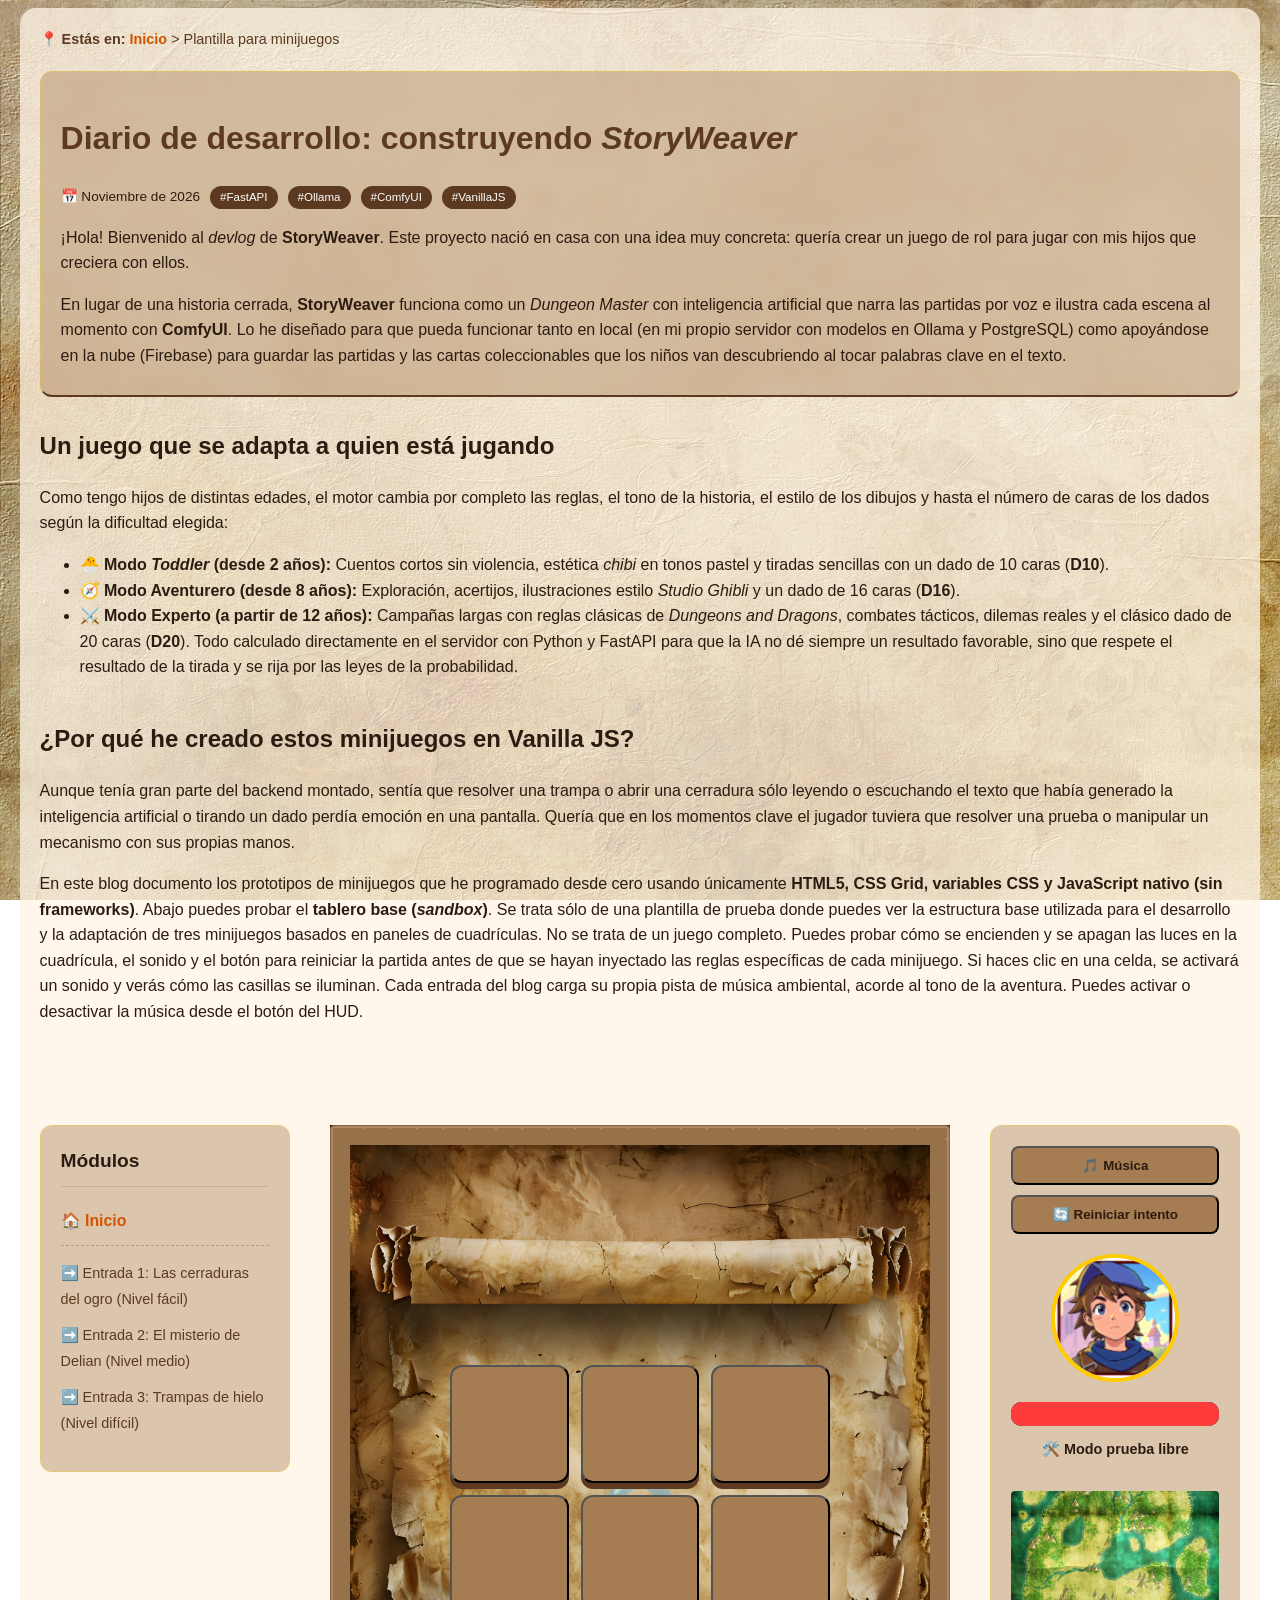
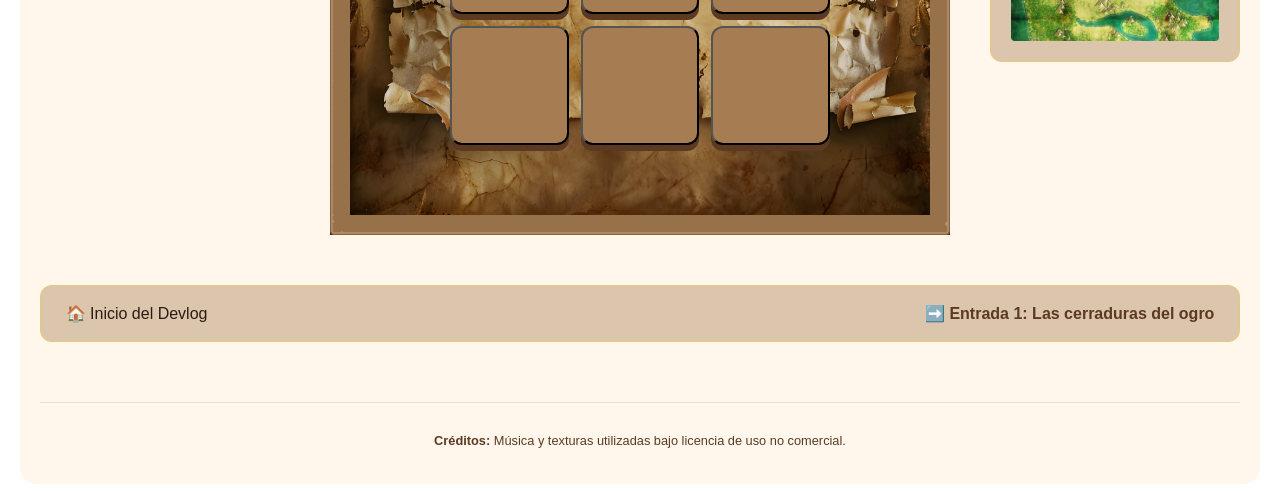
<file: index.html>
<!DOCTYPE html>
<html lang="es">

<head>
    <meta charset="UTF-8">
    <meta name="viewport" content="width=device-width, initial-scale=1.0">
    <title>StoryWeaver - Sandbox</title>
    <link rel="stylesheet" href="css/styles.css">
</head>

<body>
    <main class="main-layout">

        <!-- HEADER AND TEXT -->
        <div class="meta-text">
            <nav aria-label="breadcrumbs" class="breadcrumbs">
                <strong>📍 Estás en:</strong> <a href="index.html">Inicio</a> > Plantilla para minijuegos
            </nav>
            <header class="modern-panel header-module">
                <h1 style="color: var(--color-dark-wood);">Diario de desarrollo: construyendo <em>StoryWeaver</em></h1>

                <div class="post-meta">
                    <time datetime="2026-11-01">📅 Noviembre de 2026</time>
                    <span class="tag">#FastAPI</span>
                    <span class="tag">#Ollama</span>
                    <span class="tag">#ComfyUI</span>
                    <span class="tag">#VanillaJS</span>
                </div>

                <p>¡Hola! Bienvenido al <em>devlog</em> de <strong>StoryWeaver</strong>. Este proyecto nació en casa con
                    una idea muy concreta: quería crear un juego de rol para jugar con mis hijos que creciera con ellos.
                </p>
                <p>En lugar de una historia cerrada, <strong>StoryWeaver</strong> funciona como un <em>Dungeon
                        Master</em> con inteligencia artificial que narra las partidas por voz e ilustra cada escena al
                    momento con <strong>ComfyUI</strong>. Lo he diseñado para que pueda funcionar tanto en local (en mi
                    propio servidor con modelos en Ollama y PostgreSQL) como apoyándose en la nube (Firebase) para
                    guardar las partidas y las cartas coleccionables que los niños van descubriendo al tocar palabras
                    clave en el texto.</p>
            </header>

            <section class="text-section">
                <h2>Un juego que se adapta a quien está jugando</h2>
                <p>Como tengo hijos de distintas edades, el motor cambia por completo las reglas, el tono de
                    la historia, el estilo de los dibujos y hasta el número de caras de los dados según la dificultad
                    elegida:</p>
                <ul>
                    <li><strong>🐣 Modo <em>Toddler</em> (desde 2 años):</strong> Cuentos cortos sin violencia,
                        estética
                        <em>chibi</em> en tonos pastel y tiradas sencillas con un dado de 10 caras
                        (<strong>D10</strong>).
                    </li>
                    <li><strong>🧭 Modo Aventurero (desde 8 años):</strong> Exploración, acertijos,
                        ilustraciones
                        estilo <em>Studio Ghibli</em> y un dado de 16 caras (<strong>D16</strong>).</li>
                    <li><strong>⚔️ Modo Experto (a partir de 12 años):</strong> Campañas largas con reglas clásicas de
                        <em>Dungeons and Dragons</em>, combates tácticos, dilemas reales y el clásico dado de 20 caras
                        (<strong>D20</strong>). Todo calculado directamente en el servidor con Python y FastAPI para que
                        la IA
                        no dé siempre un resultado favorable, sino que respete el resultado de la tirada y se rija
                        por las
                        leyes de la probabilidad.
                    </li>
                </ul>
            </section>

            <section class="text-section">
                <h2>¿Por qué he creado estos minijuegos en Vanilla JS?</h2>
                <p>Aunque tenía gran parte del backend montado, sentía que resolver una trampa o abrir una cerradura
                    sólo leyendo o escuchando el texto que había generado la inteligencia artificial o tirando un dado
                    perdía emoción en una pantalla. Quería que en los momentos
                    clave el jugador tuviera que resolver una prueba o manipular un mecanismo con sus propias manos.</p>
                <p>En este blog documento los prototipos de minijuegos que he programado desde cero usando únicamente
                    <strong>HTML5, CSS Grid, variables CSS y JavaScript nativo (sin frameworks)</strong>. Abajo puedes
                    probar el <strong>tablero base (<em>sandbox</em>)</strong>. Se trata sólo de una plantilla de prueba
                    donde puedes ver la estructura base utilizada para el desarrollo y la adaptación de tres minijuegos
                    basados en paneles de cuadrículas. No se trata de un juego completo. Puedes probar cómo se encienden
                    y se apagan las luces en la cuadrícula, el sonido y el botón para reiniciar la partida
                    antes de que se hayan inyectado las reglas específicas de cada minijuego. Si haces clic en una
                    celda, se activará un sonido y
                    verás cómo las casillas se iluminan.
                    Cada entrada del blog carga su propia pista de música ambiental, acorde al tono de la
                    aventura. Puedes activar o desactivar la música desde el botón del HUD.
                </p>
            </section>
        </div>

        <!-- SIDE NAVIGATION PANE -->
        <aside class="modern-panel">
            <section>
                <h3
                    style="margin-top: 0; font-size: 1.2em; border-bottom: 1px solid rgba(0,0,0,0.1); padding-bottom: 10px;">
                    Módulos</h3>
                <ul style="list-style-type: none; padding: 0; font-size: 0.9em; line-height: 1.8;">
                    <li style="margin-bottom: 15px; padding-bottom: 10px; border-bottom: 1px dashed rgba(0,0,0,0.2);">
                        <a href="index.html" class="active-menu" style="font-size: 1.1em;">🏠 Inicio</a>
                    </li>
                    <li style="margin-bottom: 10px;">
                        <a href="ogre.html">➡️ Entrada 1: Las cerraduras del ogro (Nivel fácil)</a>
                    </li>
                    <li style="margin-bottom: 10px;">
                        <a href="delian.html">➡️ Entrada 2: El misterio de Delian (Nivel medio)</a>
                    </li>
                    <li>
                        <a href="frozen.html">➡️ Entrada 3: Trampas de hielo (Nivel difícil)</a>
                    </li>
                </ul>
            </section>
        </aside>

        <!-- BOARDGAME -->
        <article>
            <div id="game-interface">
                <div id="board-game"></div>
            </div>
        </article>

        <!-- HUD -->
        <aside id="game-hud" class="modern-panel">
            <div style="text-align: center; margin-bottom: 20px;">
                <button id="btn-music" class="btn-music" onclick="toggleMusic()">🎵 Música</button>
                <button id="btn-reset" class="btn-music" onclick="restartGame()" style="margin-top: 10px;">🔄 Reiniciar
                    intento</button>
            </div>
            <div class="portrait">
                <img id="character-portrait" src="assets/normal-face.png" alt="Avatar">
            </div>
            <div class="life-bar-container">
                <div class="life-bar-fill" id="bar-life" style="width: 100%;"></div>
            </div>
            <div id="hud-status" style="text-align: center; font-weight: bold; font-size: 0.9em; margin: 12px 0 0 0;">
                <p></p>
            </div>
            <div class="minimap-container">
                <img src="assets/minimap.jpg" alt="Minimap">
            </div>
        </aside>

        <nav class="modern-panel post-navigation" aria-label="Navegación entre entradas">
            <span>🏠 Inicio del Devlog</span>
            <a href="ogre.html">➡️ Entrada 1: Las cerraduras del ogro</a>
        </nav>

        <footer
            style="grid-column: 1 / -1; margin-top: 20px; text-align: center; font-size: 0.8em; color: var(--color-dark-wood); border-top: 1px solid rgba(0,0,0,0.1); padding-top: 15px;">
            <p><strong>Créditos:</strong> Música y texturas utilizadas bajo licencia de uso no comercial.</p>
        </footer>
    </main>

    <audio id="background-music"
        src="assets/audio/kaazoom-embers-on-the-flagstone-seamless-loop-medieval-tavern-rpg-616137.mp3" loop></audio>
    <script src="js/engine.js"></script>
    <script>
        startGame(3, 3, 'sandbox');
    </script>
</body>

</html>
</file>
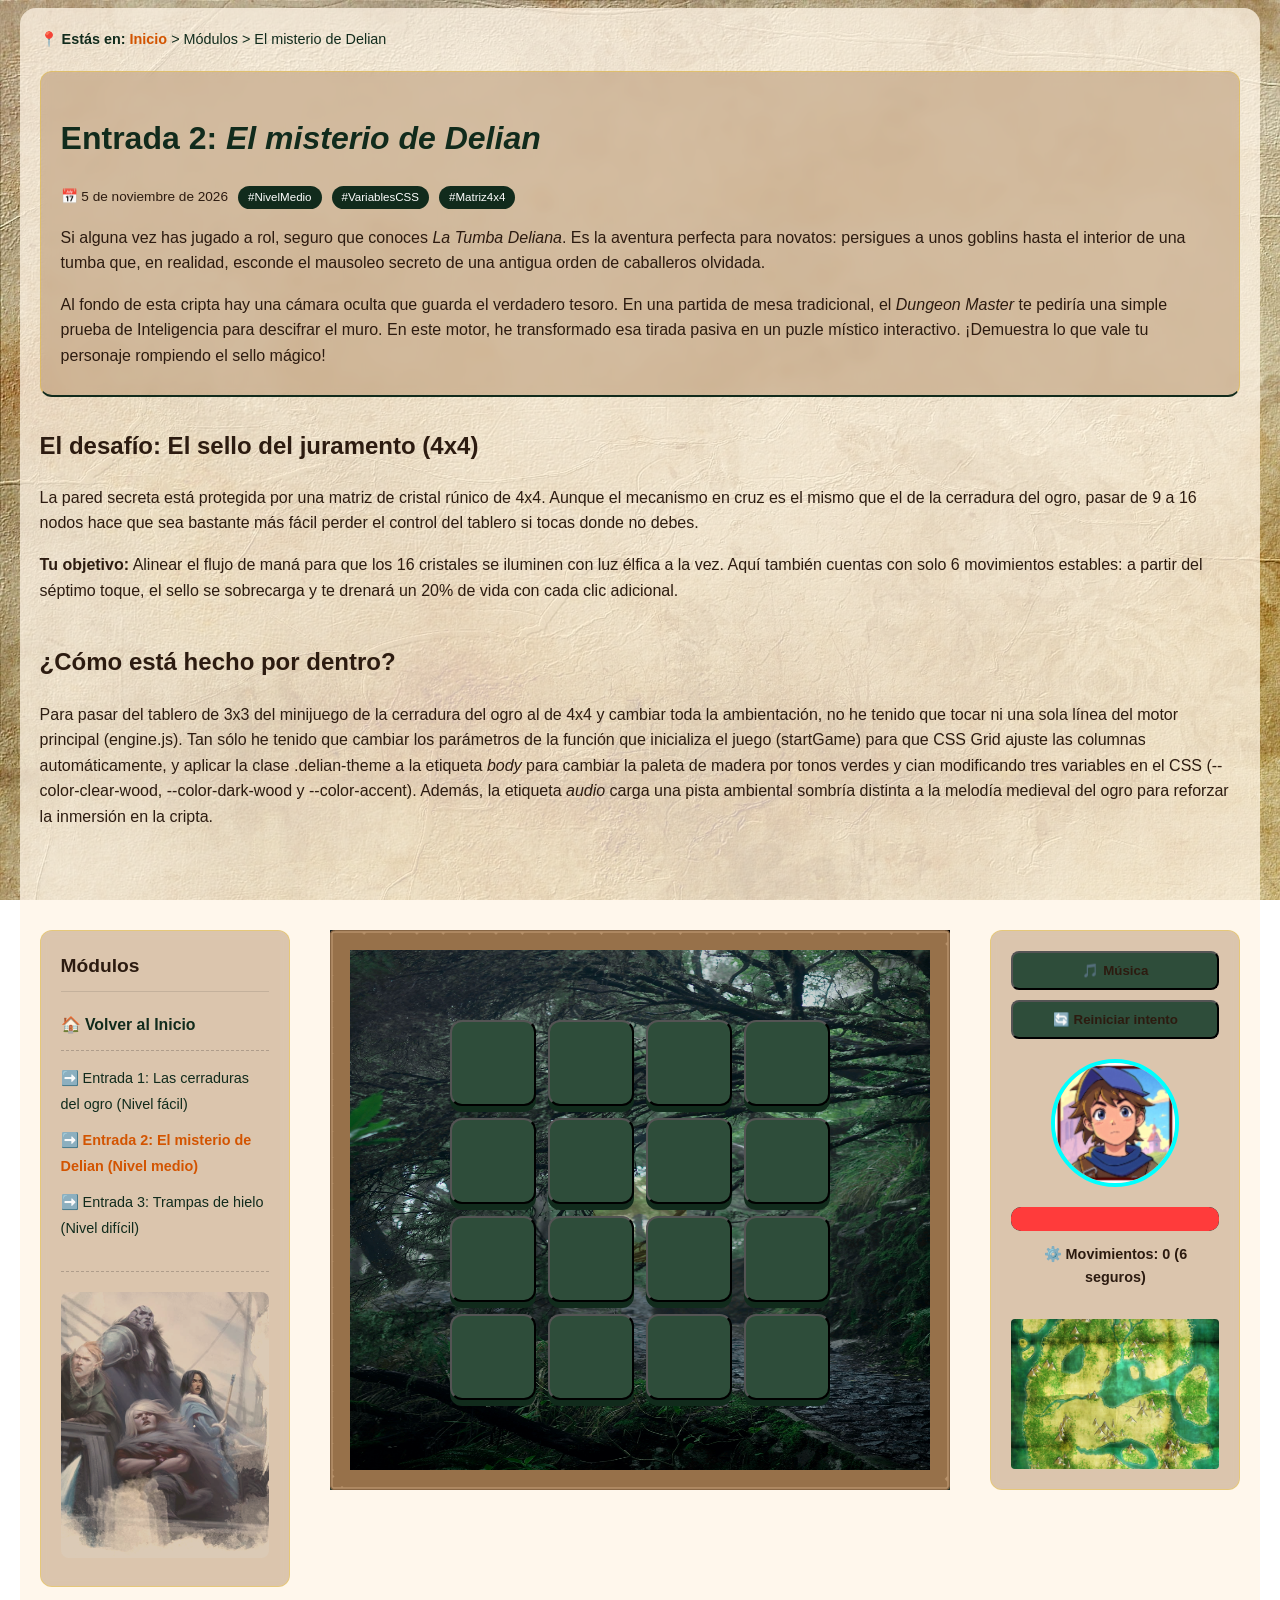
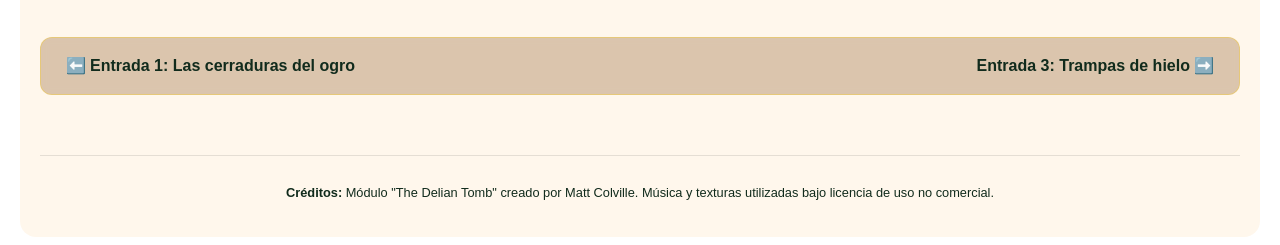
<file: delian.html>
<!DOCTYPE html>
<html lang="es">

<head>
    <meta charset="UTF-8">
    <meta name="viewport" content="width=device-width, initial-scale=1.0">
    <title>StoryWeaver - El misterio de Delian</title>
    <link rel="stylesheet" href="css/styles.css">
</head>

<body class="delian-theme">
    <main class="main-layout">

        <!-- HEADER AND TEXT FOR DELIAN.HTML -->
        <div class="meta-text">
            <nav aria-label="breadcrumbs" class="breadcrumbs">
                <strong>📍 Estás en:</strong> <a href="index.html">Inicio</a> > Módulos > El misterio de Delian
            </nav>

            <header class="modern-panel header-module">
                <h1 style="color: var(--color-dark-wood);">Entrada 2: <em>El misterio de Delian</em></h1>
                <div class="post-meta">
                    <time datetime="2026-11-05">📅 5 de noviembre de 2026</time>
                    <span class="tag">#NivelMedio</span>
                    <span class="tag">#VariablesCSS</span>
                    <span class="tag">#Matriz4x4</span>
                </div>
                <p>Si alguna vez has jugado a rol, seguro que conoces <em>La Tumba Deliana</em>. Es la aventura perfecta
                    para novatos: persigues a unos goblins hasta el interior de una tumba que, en realidad, esconde el
                    mausoleo secreto de una antigua orden de caballeros olvidada.</p>
                <p>Al fondo de esta cripta hay una cámara oculta que guarda el verdadero tesoro. En una partida de mesa
                    tradicional, el <em>Dungeon Master</em> te pediría una simple prueba de Inteligencia para descifrar
                    el muro.
                    En este motor, he transformado esa tirada pasiva en un puzle místico interactivo. ¡Demuestra lo que
                    vale tu personaje rompiendo el sello mágico!</p>
            </header>

            <section class="text-section">
                <h2>El desafío: El sello del juramento (4x4)</h2>
                <p>La pared secreta está protegida por una matriz de cristal rúnico de 4x4. Aunque el mecanismo en cruz
                    es el mismo que el de la cerradura del ogro, pasar de 9 a 16 nodos hace que sea bastante más fácil
                    perder el control del tablero si tocas donde no debes.</p>
                <p><strong>Tu objetivo:</strong> Alinear el flujo de maná para que los 16 cristales se iluminen con luz
                    élfica a la vez. Aquí también cuentas con solo 6 movimientos estables: a partir del séptimo toque,
                    el sello se sobrecarga y te drenará un 20% de vida con cada clic adicional.</p>
            </section>
            <section class="text-section">
                <h2>¿Cómo está hecho por dentro?</h2>
                <p>Para pasar del tablero de 3x3 del minijuego de la cerradura del ogro al de 4x4 y cambiar toda la
                    ambientación, no he tenido que tocar ni una sola línea del motor principal (engine.js). Tan sólo he
                    tenido que cambiar los parámetros de la función que inicializa el juego (startGame) para que CSS
                    Grid ajuste las
                    columnas automáticamente, y aplicar la clase .delian-theme a la etiqueta

                    <em>body</em> para cambiar la paleta de madera por tonos verdes y cian modificando tres variables en
                    el CSS
                    (--color-clear-wood, --color-dark-wood y --color-accent).
                    Además, la etiqueta <em>audio</em> carga una pista ambiental sombría distinta a la melodía
                    medieval
                    del ogro para reforzar la inmersión en la cripta.
                </p>
            </section>
        </div>

        <!-- SIDE NAVIGATION PANE -->
        <aside class="modern-panel">
            <section>
                <h3
                    style="margin-top: 0; font-size: 1.2em; border-bottom: 1px solid rgba(0,0,0,0.1); padding-bottom: 10px;">
                    Módulos</h3>
                <ul style="list-style-type: none; padding: 0; font-size: 0.9em; line-height: 1.8;">
                    <li style="margin-bottom: 15px; padding-bottom: 10px; border-bottom: 1px dashed rgba(0,0,0,0.2);">
                        <a href="index.html" style="font-weight: bold; font-size: 1.1em;">🏠 Volver al Inicio</a>
                    </li>
                    <li style="margin-bottom: 10px;">
                        <a href="ogre.html">➡️ Entrada 1: Las cerraduras del ogro (Nivel fácil)</a>
                    </li>
                    <li style="margin-bottom: 10px;">
                        <a href="delian.html" class="active-menu">➡️ Entrada 2: El misterio de Delian (Nivel medio)</a>
                    </li>
                    <li>
                        <a href="frozen.html">➡️ Entrada 3: Trampas de hielo (Nivel difícil)</a>
                    </li>
                </ul>
            </section>
            <div class="module-cover-container">
                <img src="assets/covers/delian_cover.png" alt="El misterio de Delian" class="cover-module">
            </div>
        </aside>

        <!-- BOARDGAME -->
        <article>
            <div id="game-interface">
                <div id="board-game"></div>
            </div>
        </article>

        <!-- HUD -->
        <aside id="game-hud" class="modern-panel">
            <div style="text-align: center; margin-bottom: 20px;">
                <button id="btn-music" class="btn-music" onclick="toggleMusic()">🎵 Música</button>
                <button id="btn-reset" class="btn-music" onclick="restartGame()" style="margin-top: 10px;">🔄 Reiniciar
                    intento</button>
            </div>
            <div class="portrait">
                <img id="character-portrait" src="assets/normal-face.png" alt="Avatar">
            </div>
            <div class="life-bar-container">
                <div class="life-bar-fill" id="bar-life" style="width: 100%;"></div>
            </div>
            <div id="hud-status" style="text-align: center; font-weight: bold; font-size: 0.9em; margin: 12px 0 0 0;">
                <p></p>
            </div>
            <div class="minimap-container">
                <img src="assets/minimap.jpg" alt="Minimap">
            </div>
        </aside>

        <nav class="modern-panel post-navigation" aria-label="Navegación entre entradas">
            <a href="ogre.html">⬅️ Entrada 1: Las cerraduras del ogro</a>
            <a href="frozen.html">Entrada 3: Trampas de hielo ➡️</a>
        </nav>

        <footer
            style="grid-column: 1 / -1; margin-top: 20px; text-align: center; font-size: 0.8em; color: var(--color-dark-wood); border-top: 1px solid rgba(0,0,0,0.1); padding-top: 15px;">
            <p><strong>Créditos:</strong> Módulo "The Delian Tomb" creado por Matt Colville. Música y texturas
                utilizadas bajo licencia de uso no comercial.</p>
        </footer>
    </main>

    <audio id="background-music" src="assets/audio/u_yqr2col71w-cold-112855.mp3" loop></audio>
    <script src="js/engine.js"></script>
    <script src="js/delian.js"></script>
    <script>
        startGame(4, 4, 'panels');
    </script>
</body>

</html>
</file>
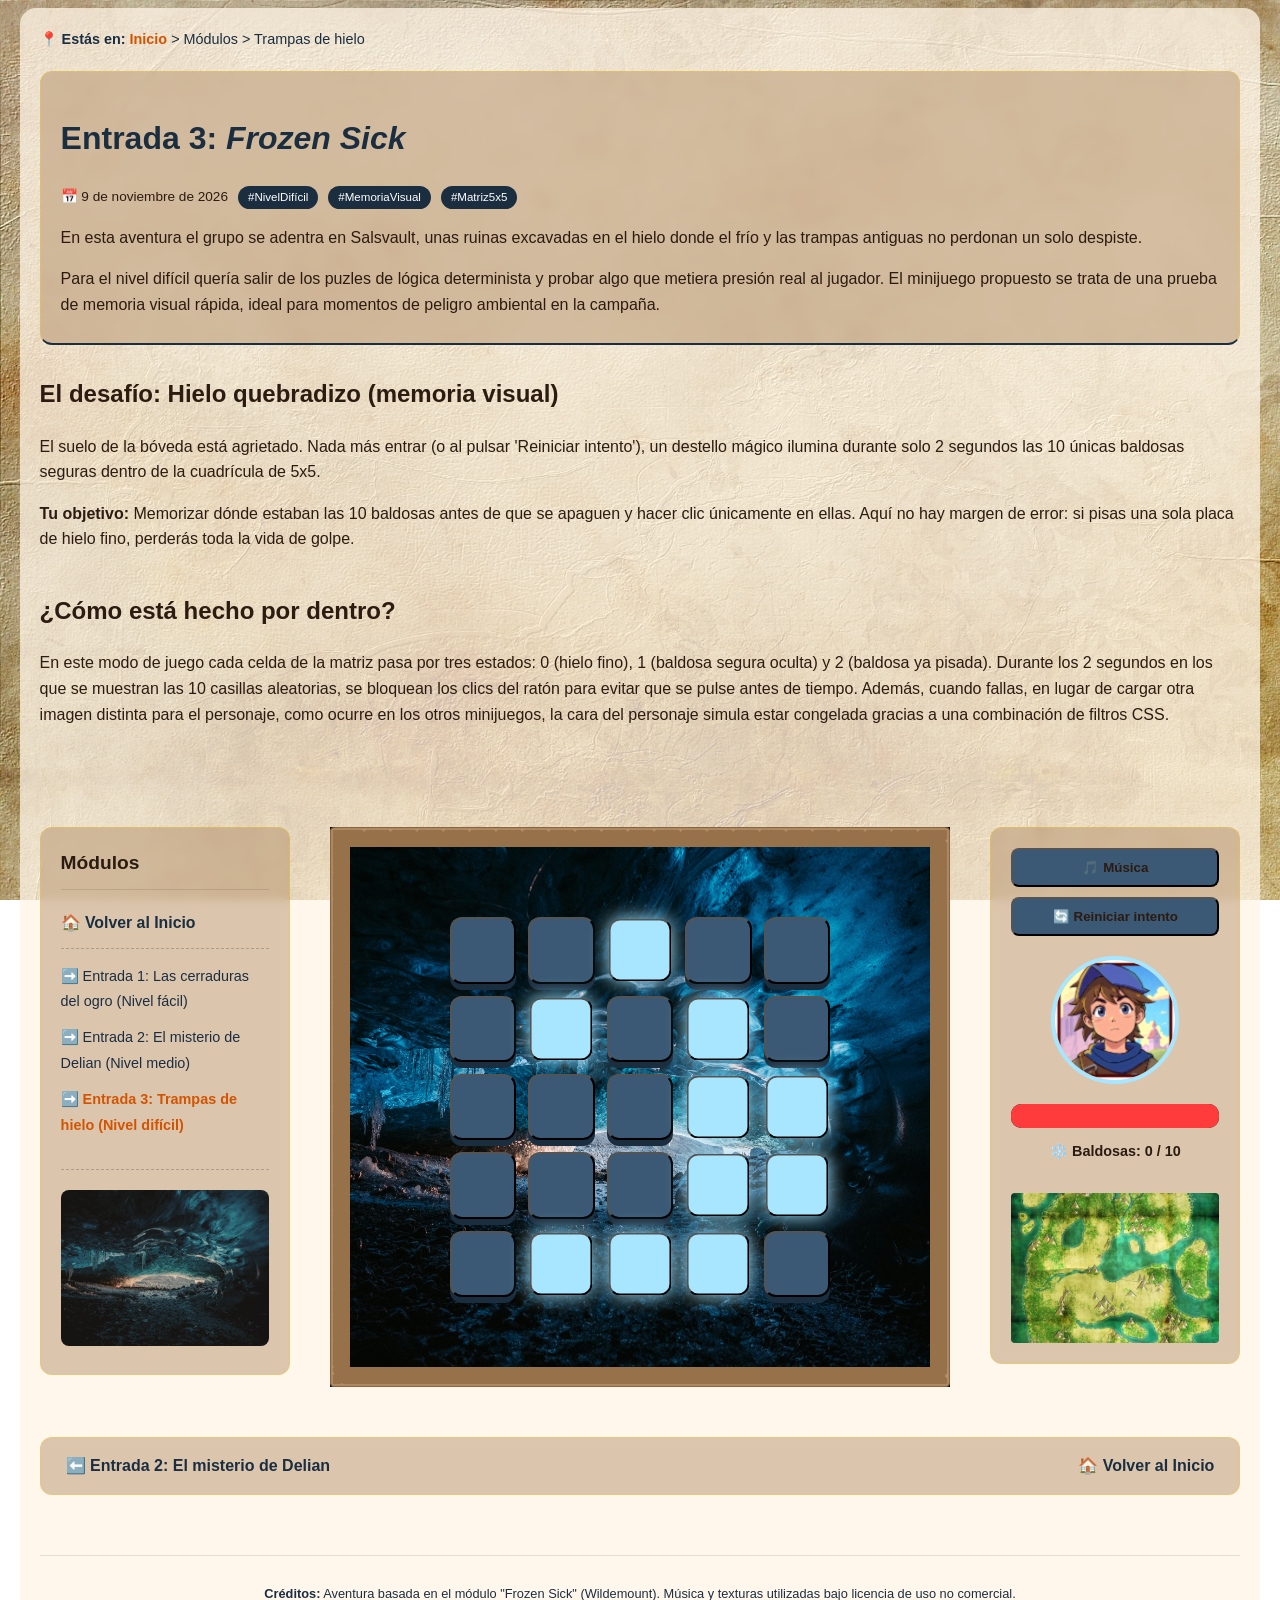
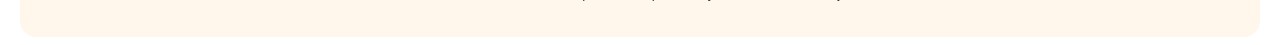
<file: frozen.html>
<!DOCTYPE html>
<html lang="es">

<head>
    <meta charset="UTF-8">
    <meta name="viewport" content="width=device-width, initial-scale=1.0">
    <title>StoryWeaver - Frozen Sick</title>
    <link rel="stylesheet" href="css/styles.css">
</head>

<body class="frozen-theme">
    <main class="main-layout">

        <!-- HEADER AND TEXT FOR FROZEN.HTML -->
        <div class="meta-text">
            <nav aria-label="breadcrumbs" class="breadcrumbs">
                <strong>📍 Estás en:</strong> <a href="index.html">Inicio</a> > Módulos > Trampas de hielo
            </nav>

            <header class="modern-panel header-module">
                <h1 style="color: var(--color-dark-wood);">Entrada 3: <em>Frozen Sick</em></h1>
                <div class="post-meta">
                    <time datetime="2026-11-09">📅 9 de noviembre de 2026</time>
                    <span class="tag">#NivelDifícil</span>
                    <span class="tag">#MemoriaVisual</span>
                    <span class="tag">#Matriz5x5</span>
                </div>
                <p>En esta aventura el grupo se adentra en Salsvault, unas ruinas excavadas en el hielo donde el frío y
                    las trampas antiguas no perdonan un solo despiste.</p>
                <p>Para el nivel difícil quería salir de los puzles de lógica determinista y probar algo que metiera
                    presión
                    real al jugador. El minijuego propuesto se trata de una prueba de memoria visual rápida, ideal para
                    momentos de peligro
                    ambiental en la campaña.</p>
            </header>

            <section class="text-section">
                <h2>El desafío: Hielo quebradizo (memoria visual)</h2>
                <p>El suelo de la bóveda está agrietado. Nada más entrar (o al pulsar 'Reiniciar intento'), un destello
                    mágico ilumina durante solo 2 segundos las 10 únicas baldosas seguras dentro de la cuadrícula de
                    5x5.</p>
                <p><strong>Tu objetivo:</strong> Memorizar dónde estaban las 10 baldosas antes de que se apaguen y hacer
                    clic únicamente en ellas. Aquí no hay margen de error: si pisas una sola placa de hielo fino,
                    perderás toda la vida de golpe.</p>
            </section>
            <section class="text-section">
                <h2>¿Cómo está hecho por dentro?</h2>
                <p>En este modo de juego cada celda de la matriz pasa por tres estados: 0 (hielo fino), 1 (baldosa
                    segura
                    oculta) y 2 (baldosa ya pisada). Durante los 2 segundos en los que se muestran las 10 casillas
                    aleatorias, se bloquean los clics del ratón para evitar que se pulse antes
                    de tiempo. Además, cuando fallas, en lugar de cargar otra imagen distinta para el personaje, como
                    ocurre en los otros minijuegos, la cara del personaje simula estar congelada gracias a una
                    combinación de filtros CSS.</p>
            </section>
        </div>

        <!-- SIDE NAVIGATION PANE -->
        <aside class="modern-panel">
            <section>
                <h3
                    style="margin-top: 0; font-size: 1.2em; border-bottom: 1px solid rgba(0,0,0,0.1); padding-bottom: 10px;">
                    Módulos</h3>
                <ul style="list-style-type: none; padding: 0; font-size: 0.9em; line-height: 1.8;">
                    <li style="margin-bottom: 15px; padding-bottom: 10px; border-bottom: 1px dashed rgba(0,0,0,0.2);">
                        <a href="index.html" style="font-weight: bold; font-size: 1.1em;">🏠 Volver al Inicio</a>
                    </li>
                    <li style="margin-bottom: 10px;">
                        <a href="ogre.html">➡️ Entrada 1: Las cerraduras del ogro (Nivel fácil)</a>
                    </li>
                    <li style="margin-bottom: 10px;">
                        <a href="delian.html">➡️ Entrada 2: El misterio de Delian (Nivel medio)</a>
                    </li>
                    <li>
                        <a href="frozen.html" class="active-menu">➡️ Entrada 3: Trampas de hielo (Nivel difícil)</a>
                    </li>
                </ul>
            </section>
            <div class="module-cover-container">
                <img src="assets/covers/frozen_cover.jpg" alt="Frozen Sick" class="cover-module">
            </div>
        </aside>

        <!-- BOARDGAME -->
        <article>
            <div id="game-interface">
                <div id="board-game"></div>
            </div>
        </article>

        <!-- HUD -->
        <aside id="game-hud" class="modern-panel">
            <div style="text-align: center; margin-bottom: 20px;">
                <button id="btn-music" class="btn-music" onclick="toggleMusic()">🎵 Música</button>
                <button id="btn-reset" class="btn-music" onclick="restartGame()" style="margin-top: 10px;">🔄 Reiniciar
                    intento</button>
            </div>
            <div class="portrait">
                <img id="character-portrait" src="assets/normal-face.png" alt="Avatar">
            </div>
            <div class="life-bar-container">
                <div class="life-bar-fill" id="bar-life" style="width: 100%;"></div>
            </div>
            <div id="hud-status" style="text-align: center; font-weight: bold; font-size: 0.9em; margin: 12px 0 0 0;">
                <p></p>
            </div>
            <div class="minimap-container">
                <img src="assets/minimap.jpg" alt="Minimap">
            </div>
        </aside>

        <nav class="modern-panel post-navigation" aria-label="Navegación entre entradas">
            <a href="delian.html">⬅️ Entrada 2: El misterio de Delian</a>
            <a href="index.html">🏠 Volver al Inicio</a>
        </nav>


        <footer
            style="grid-column: 1 / -1; margin-top: 20px; text-align: center; font-size: 0.8em; color: var(--color-dark-wood); border-top: 1px solid rgba(0,0,0,0.1); padding-top: 15px;">
            <p><strong>Créditos:</strong> Aventura basada en el módulo "Frozen Sick" (Wildemount). Música y texturas
                utilizadas bajo licencia de uso no comercial.</p>
        </footer>
    </main>

    <audio id="background-music" src="assets/audio/shorts_by_pazuzustudio-cold-rainy-day-aesthetic-piano-518037.mp3"
        loop></audio>
    <script src="js/engine.js"></script>
    <script src="js/frozen.js"></script>
    <script>
        startGame(5, 5, 'memory');
    </script>
</body>

</html>
</file>
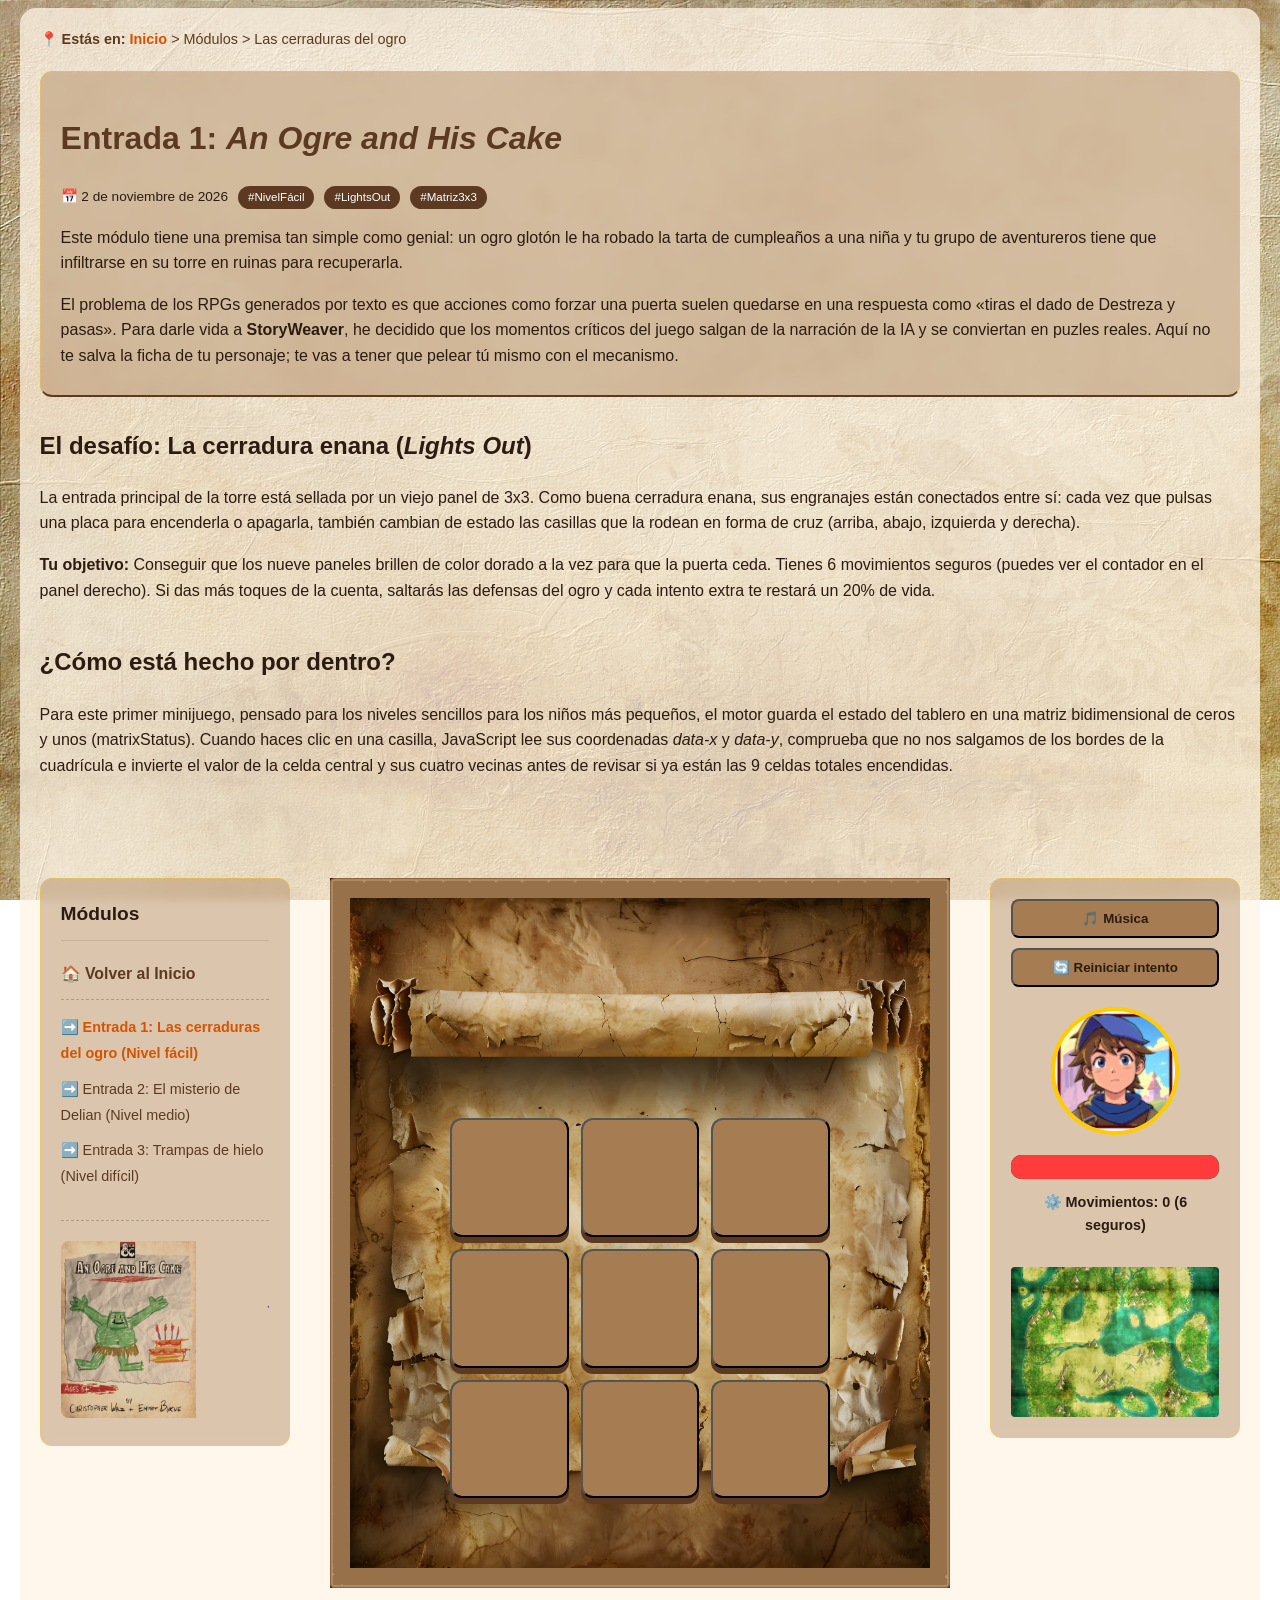
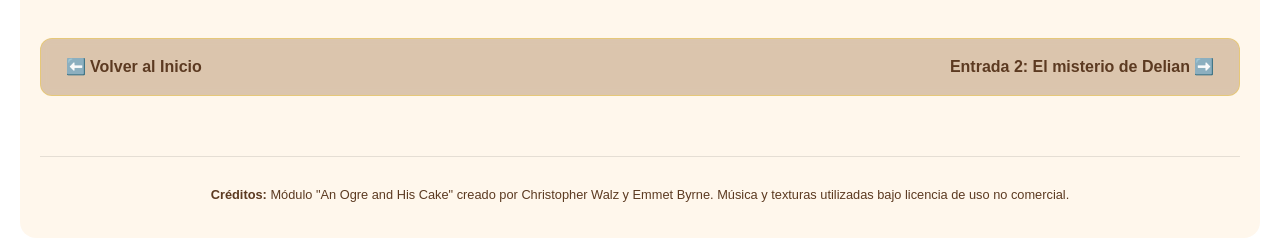
<file: ogre.html>
<!DOCTYPE html>
<html lang="es">

<head>
    <meta charset="UTF-8">
    <meta name="viewport" content="width=device-width, initial-scale=1.0">
    <title>StoryWeaver - An Ogre and His Cake</title>
    <link rel="stylesheet" href="css/styles.css">
</head>

<body class="ogre-theme">
    <main class="main-layout">

        <!-- HEADER AND TEXT FOR OGRE.HTML -->
        <div class="meta-text">
            <nav aria-label="breadcrumbs" class="breadcrumbs">
                <strong>📍 Estás en:</strong> <a href="index.html">Inicio</a> > Módulos > Las cerraduras del ogro
            </nav>

            <header class="modern-panel header-module">
                <h1 style="color: var(--color-dark-wood);">Entrada 1: <em>An Ogre and His Cake</em></h1>
                <div class="post-meta">
                    <time datetime="2026-11-02">📅 2 de noviembre de 2026</time>
                    <span class="tag">#NivelFácil</span>
                    <span class="tag">#LightsOut</span>
                    <span class="tag">#Matriz3x3</span>
                </div>
                <p>Este módulo tiene una premisa tan simple como genial: un ogro glotón le ha robado la tarta de
                    cumpleaños a una niña y tu grupo de aventureros tiene que infiltrarse en su torre en ruinas para
                    recuperarla.</p>
                <p>El problema de los RPGs generados por texto es que acciones como forzar una puerta suelen quedarse en
                    una respuesta como «tiras el dado de Destreza y pasas». Para darle vida a
                    <strong>StoryWeaver</strong>, he
                    decidido que los momentos críticos del juego salgan de la narración de la IA y se conviertan en
                    puzles reales. Aquí no te salva la ficha de tu personaje; te vas a tener que pelear tú mismo con el
                    mecanismo.
                </p>
            </header>

            <section class="text-section">
                <h2>El desafío: La cerradura enana (<em>Lights Out</em>)</h2>
                <p>La entrada principal de la torre está sellada por un viejo panel de 3x3. Como buena cerradura enana,
                    sus engranajes están conectados entre sí: cada vez que pulsas una placa para encenderla o apagarla,
                    también cambian de estado las casillas que la rodean en forma de cruz (arriba, abajo, izquierda y
                    derecha).</p>
                <p><strong>Tu objetivo:</strong> Conseguir que los nueve paneles brillen de color dorado a la vez para
                    que la puerta ceda. Tienes 6 movimientos seguros (puedes ver el contador en el panel derecho). Si
                    das más toques de la cuenta, saltarás las defensas del ogro y cada intento extra te restará un 20%
                    de vida.</p>
            </section>
            <section class="text-section">
                <h2>¿Cómo está hecho por dentro?</h2>
                <p>Para este primer minijuego, pensado para los niveles sencillos para los niños más pequeños, el motor
                    guarda
                    el estado del tablero en una matriz bidimensional de ceros y unos (matrixStatus). Cuando haces clic
                    en una casilla, JavaScript lee sus coordenadas <em>data-x</em> y <em>data-y</em>, comprueba que no
                    nos salgamos de los
                    bordes de la cuadrícula e invierte el valor de la celda central y sus cuatro vecinas antes de
                    revisar si ya están las 9 celdas totales encendidas.</p>
            </section>
        </div>

        <!-- SIDE NAVIGATION PANE -->
        <aside class="modern-panel">
            <section>
                <h3
                    style="margin-top: 0; font-size: 1.2em; border-bottom: 1px solid rgba(0,0,0,0.1); padding-bottom: 10px;">
                    Módulos</h3>
                <ul style="list-style-type: none; padding: 0; font-size: 0.9em; line-height: 1.8;">
                    <li style="margin-bottom: 15px; padding-bottom: 10px; border-bottom: 1px dashed rgba(0,0,0,0.2);">
                        <a href="index.html" style="font-weight: bold; font-size: 1.1em;">🏠 Volver al Inicio</a>
                    </li>
                    <li style="margin-bottom: 10px;">
                        <a href="ogre.html" class="active-menu">➡️ Entrada 1: Las cerraduras del ogro (Nivel fácil)</a>
                    </li>
                    <li style="margin-bottom: 10px;">
                        <a href="delian.html">➡️ Entrada 2: El misterio de Delian (Nivel medio)</a>
                    </li>
                    <li>
                        <a href="frozen.html">➡️ Entrada 3: Trampas de hielo (Nivel difícil)</a>
                    </li>
                </ul>
            </section>
            <div class="module-cover-container">
                <img src="assets/covers/ogre_cover.png" alt="An Ogre and His Cake" class="cover-module">
            </div>
        </aside>

        <!-- BOARDGAME -->
        <article>
            <div id="game-interface">
                <div id="board-game"></div>
            </div>
        </article>

        <!-- HUD -->
        <aside id="game-hud" class="modern-panel">
            <div style="text-align: center; margin-bottom: 20px;">
                <button id="btn-music" class="btn-music" onclick="toggleMusic()">🎵 Música</button>
                <button id="btn-reset" class="btn-music" onclick="restartGame()" style="margin-top: 10px;">🔄 Reiniciar
                    intento</button>
            </div>
            <div class="portrait">
                <img id="character-portrait" src="assets/normal-face.png" alt="Avatar">
            </div>
            <div class="life-bar-container">
                <div class="life-bar-fill" id="bar-life" style="width: 100%;"></div>
            </div>
            <div id="hud-status" style="text-align: center; font-weight: bold; font-size: 0.9em; margin: 12px 0 0 0;">
                <p></p>
            </div>
            <div class="minimap-container">
                <img src="assets/minimap.jpg" alt="Minimap">
            </div>
        </aside>
        <nav class="modern-panel post-navigation" aria-label="Navegación entre entradas">
            <a href="index.html">⬅️ Volver al Inicio</a>
            <a href="delian.html">Entrada 2: El misterio de Delian ➡️</a>
        </nav>
        <footer
            style="grid-column: 1 / -1; margin-top: 20px; text-align: center; font-size: 0.8em; color: var(--color-dark-wood); border-top: 1px solid rgba(0,0,0,0.1); padding-top: 15px;">
            <p><strong>Créditos:</strong> Módulo "An Ogre and His Cake" creado por Christopher Walz y Emmet Byrne.
                Música y texturas utilizadas bajo licencia de uso no comercial.</p>
        </footer>
    </main>

    <audio id="background-music" src="assets/audio/deuslower-medieval-ambient-236809.mp3" loop></audio>
    <script src="js/engine.js"></script>
    <script src="js/ogre.js"></script>
    <script>
        startGame(3, 3, 'panels');
    </script>
</body>

</html>
</file>
<file: css/styles.css>
:root {
    --color-clear-wood: #a67c52;
    --color-dark-wood: #5c3a21;
    --color-accent: #ffcc00;
}

.btn-game {
    background-color: var(--color-clear-wood);
    border-radius: 12px;
    box-shadow: 0px 6px 0px var(--color-dark-wood);
    aspect-ratio: 1 / 1;
    position: relative;
    z-index: 10;
}

.btn-game:active {
    transform: translateY(4px);
    box-shadow: 0px 2px 0px var(--color-dark-wood);
    position: relative;
    z-index: 10;
}

/* --- CHARACTER PORTRAIT --- */
.portrait img {
    border-radius: 50%;
    border: 4px solid var(--color-accent);
    width: 120px;
    display: block;
    margin: 0 auto;
}

/* --- LIFE BAR --- */
.life-bar-container {
    background-color: #2c2c2c;
    border-radius: 10px;
    width: 100%;
    height: 24px;
    margin-top: 20px;
    overflow: hidden;
}

.life-bar-fill {
    background-color: #ff3b3b;
    height: 100%;
    border-radius: 10px;
    transition: width 0.3s ease;
}

/* --- MINIMAP --- */
.minimap-container {
    display: flex;
    justify-content: center;
    align-items: center;
    margin-top: 30px;
    width: 100%;
    height: 200px;
    border: 6px solid var(--color-dark-wood);
    background-image: url('../assets/backgrounds/parchment.jpg');
    background-size: cover;
    border-radius: 8px;
}

.minimap-container img {
    width: 100%;
    height: 100%;
    object-fit: cover;
    border-radius: 4px;
}

body {
    background-image: url('../assets/backgrounds/parchment.jpg');
    background-size: cover;
    background-attachment: fixed;
    font-family: 'Segoe UI', Roboto, Helvetica, Arial, sans-serif;
    line-height: 1.6;
    color: #2c1b10;
}

.main-layout {
    display: grid;
    grid-template-columns: 250px 1fr 250px;
    gap: 40px;
    max-width: 1300px;
    width: 95%;
    margin: 0 auto;
    padding: 20px;
    align-items: start;
    background-color: rgba(255, 245, 230, 0.75);
    border-radius: 16px;
}

#game-interface {
    background-image: url('../assets/backgrounds/parchment1.png');
    background-size: 100% 100%;
    border: 20px solid transparent;
    border-image: url('../assets/ui/frame_wood.png') 30 round;
    padding: 220px 70px 70px 70px;
    display: flex;
    justify-content: center;
    align-items: start;
    width: 100%;
    box-sizing: border-box;
}

#board-game {
    display: grid;
    gap: 12px;
    width: 100%;
    max-width: 380px;
    margin: 0 auto;
    position: relative;
    /* AÑADIDO PARA EL CANDADO */
}

#board-game::before {
    content: "🔒";
    position: absolute;
    top: 45%;
    left: 50%;
    transform: translate(-50%, -50%);
    font-size: 8rem;
    opacity: 0.7;
    z-index: 0;
    pointer-events: none;
}

.victory-message {
    display: flex;
    flex-direction: column;
    justify-content: center;
    align-items: center;
    text-align: center;
    height: 100%;
    grid-column: 1 / -1;
    color: var(--color-dark-wood);
    animation: appear 0.5s ease;
    background-color: rgba(255, 245, 230, 0.9);
    padding: 30px;
    border-radius: 12px;
    box-shadow: 0 4px 15px rgba(0, 0, 0, 0.2);
}

.defeat-message h2,
.defeat-message p {
    color: #8b0000;
}

@keyframes appear {
    from {
        opacity: 0;
        transform: scale(0.9);
    }

    to {
        opacity: 1;
        transform: scale(1);
    }
}

.magic-sparks {
    position: fixed;
    width: 8px;
    height: 8px;
    background-color: var(--color-accent);
    border-radius: 50%;
    box-shadow: 0 0 10px var(--color-accent), 0 0 20px #fff;
    pointer-events: none;
    z-index: 9999;
    animation: float 2s ease-in-out forwards;
}

@keyframes float {
    0% {
        transform: translateY(0) scale(1);
        opacity: 1;
    }

    100% {
        transform: translateY(-150px) scale(0);
        opacity: 0;
    }
}

#game-hud .minimap-container {
    height: 150px;
    background: none;
    border: none;
}

.modern-panel {
    background-color: rgba(166, 124, 82, 0.4);
    color: #2c1b10;
    backdrop-filter: blur(5px);
    border-radius: 12px;
    padding: 20px;
    border: 1px solid rgba(255, 204, 0, 0.3);
}

.light-up-cell {
    background-color: var(--color-accent) !important;
    box-shadow: 0px 0px 20px var(--color-accent) !important;
    transform: scale(0.95);
}

.meta-text {
    grid-column: 1 / -1;
    margin-bottom: 20px;
}

.shake-damage {
    animation: shake 0.4s cubic-bezier(.36, .07, .19, .97) both;
    filter: sepia(1) hue-rotate(310deg) saturate(3) brightness(0.8);
    /* Tiñe el pergamino de rojo sangre */
}

@keyframes shake {

    10%,
    90% {
        transform: translate3d(-2px, 0, 0);
    }

    20%,
    80% {
        transform: translate3d(4px, 0, 0);
    }

    30%,
    50%,
    70% {
        transform: translate3d(-6px, 0, 0);
    }

    40%,
    60% {
        transform: translate3d(6px, 0, 0);
    }
}

/* --- RESPONSIVE WEB ADAPTATION --- */
@media (max-width: 900px) {
    .main-layout {
        grid-template-columns: 1fr;
        gap: 20px;
    }

    #game-interface {
        padding: 120px 30px 40px 30px;
    }

    #board-game {
        max-width: 100%;
    }
}

/* --- SIDE NAVIGATION PANE STYLES --- */
.modern-panel ul a {
    color: var(--color-dark-wood);
    text-decoration: none;
    transition: color 0.2s;
}

.modern-panel ul a:hover {
    color: #d35400;
}

a.active-menu {
    color: #d35400 !important;
    font-weight: bold;
}

/* --- STRUCTURE AND TEXT STYLES --- */
.header-module {
    margin-bottom: 30px;
    border-bottom: 2px solid var(--color-dark-wood);
    padding-bottom: 10px;
}

/* --- BREADCRUMBS --- */
.breadcrumbs {
    margin-bottom: 20px;
    font-size: 0.9em;
    color: var(--color-dark-wood);
}

.breadcrumbs a {
    color: #d35400;
    text-decoration: none;
    font-weight: bold;
    transition: color 0.2s;
}

.breadcrumbs a:hover {
    color: var(--color-dark-wood);
    text-decoration: underline;
}

.text-section {
    margin-bottom: 40px;
}

/* --- MUSIC BUTTON --- */
.btn-music {
    padding: 10px;
    width: 100%;
    font-weight: bold;
    cursor: pointer;
    color: #2c1b10;
    background-color: var(--color-clear-wood);
    border-radius: 8px;
}

body.ogre-theme {
    background-image: url('../assets/backgrounds/parchment.jpg');
}

body.ogre-theme #board-game::before {
    content: "🔒" !important;
    opacity: 0.15 !important;
}

#board-game.victory::before,
#board-game.defeat::before {
    display: none !important;
}

body.ogre-theme #board-game.victory .victory-message::before {
    content: "🎂";
    font-size: 4rem;
    margin-bottom: 10px;
    display: block;
}

body.ogre-theme #board-game.defeat .victory-message::before {
    content: "💀";
    font-size: 4rem;
    margin-bottom: 10px;
    display: block;
}


/* --- RESTART BUTTON --- */
.btn-restart {
    aspect-ratio: auto !important;
    width: 220px !important;
    padding: 15px !important;
    margin: 25px auto 0 auto !important;
    font-size: 1.2em !important;
    color: #fff !important;
    background-color: #2c1b10 !important;
    display: block;
}

/* --- MODULE COVER IMAGE --- */
.module-cover-container {
    margin-top: 30px;
    border-top: 1px dashed rgba(0, 0, 0, 0.2);
    padding-top: 20px;
    text-align: center;
}

.cover-module {
    max-width: 100%;
    height: auto;
    opacity: 0.9;
    mix-blend-mode: multiply;
    border-radius: 8px;
    filter: contrast(1.1) sepia(0.2);
}

/* --- DELIAN THEME --- */
body.delian-theme {
    background-image: url('../assets/backgrounds/parchment.jpg');
    --color-clear-wood: #2e4d3a;
    --color-dark-wood: #112b1c;
    --color-accent: #00ffff;
}

body.delian-theme #board-game::before {
    content: "🔒" !important;
    opacity: 0.15 !important;
}

body.delian-theme #board-game.victory .victory-message::before {
    content: "💎";
    font-size: 4rem;
    margin-bottom: 10px;
    display: block;
}

body.delian-theme #board-game.defeat .victory-message::before {
    content: "💀";
    font-size: 4rem;
    margin-bottom: 10px;
    display: block;
}

body.delian-theme #game-interface {
    background-image: url('../assets/backgrounds/delian_background.jpg');
    padding: 70px;
}

body.frozen-theme {
    --color-clear-wood: #3b5975;
    --color-dark-wood: #1b2e40;
    --color-accent: #a8e6ff;
}

body.frozen-theme #board-game::before {
    content: "❄️" !important;
    opacity: 0.15 !important;
}

body.frozen-theme #board-game.victory .victory-message::before {
    content: "❄️";
    font-size: 4rem;
    margin-bottom: 10px;
    display: block;
}

body.frozen-theme #board-game.defeat .victory-message::before {
    content: "💀";
    font-size: 4rem;
    margin-bottom: 10px;
    display: block;

}

body.frozen-theme #game-interface {
    background-image: url('../assets/backgrounds/frozen_background.jpg');
    padding: 70px;
}

.frozen-theme .avatar-frozen {
    filter: grayscale(100%) sepia(100%) hue-rotate(180deg) saturate(300%) brightness(0.8);
    transition: filter 0.5s ease;
}

/* --- BLOG METADATA & TAGS --- */
.post-meta {
    font-size: 0.85em;
    margin-bottom: 15px;
    display: flex;
    gap: 10px;
    align-items: center;
    flex-wrap: wrap;
}

.tag {
    background-color: var(--color-dark-wood);
    color: #fff;
    padding: 2px 10px;
    border-radius: 12px;
    font-size: 0.85em;
}

/* --- SEQUENTIAL POST NAVIGATION --- */
.post-navigation {
    grid-column: 1 /-1;
    display: flex;
    justify-content: space-between;
    padding: 15px 25px;
    margin-top: 10px;
}

.post-navigation a {
    color: var(--color-dark-wood);
    text-decoration: none;
    font-weight: bold;
    transition: color 0.2s;
}

.post-navigation a:hover {
    color: #d35400;
}
</file>
